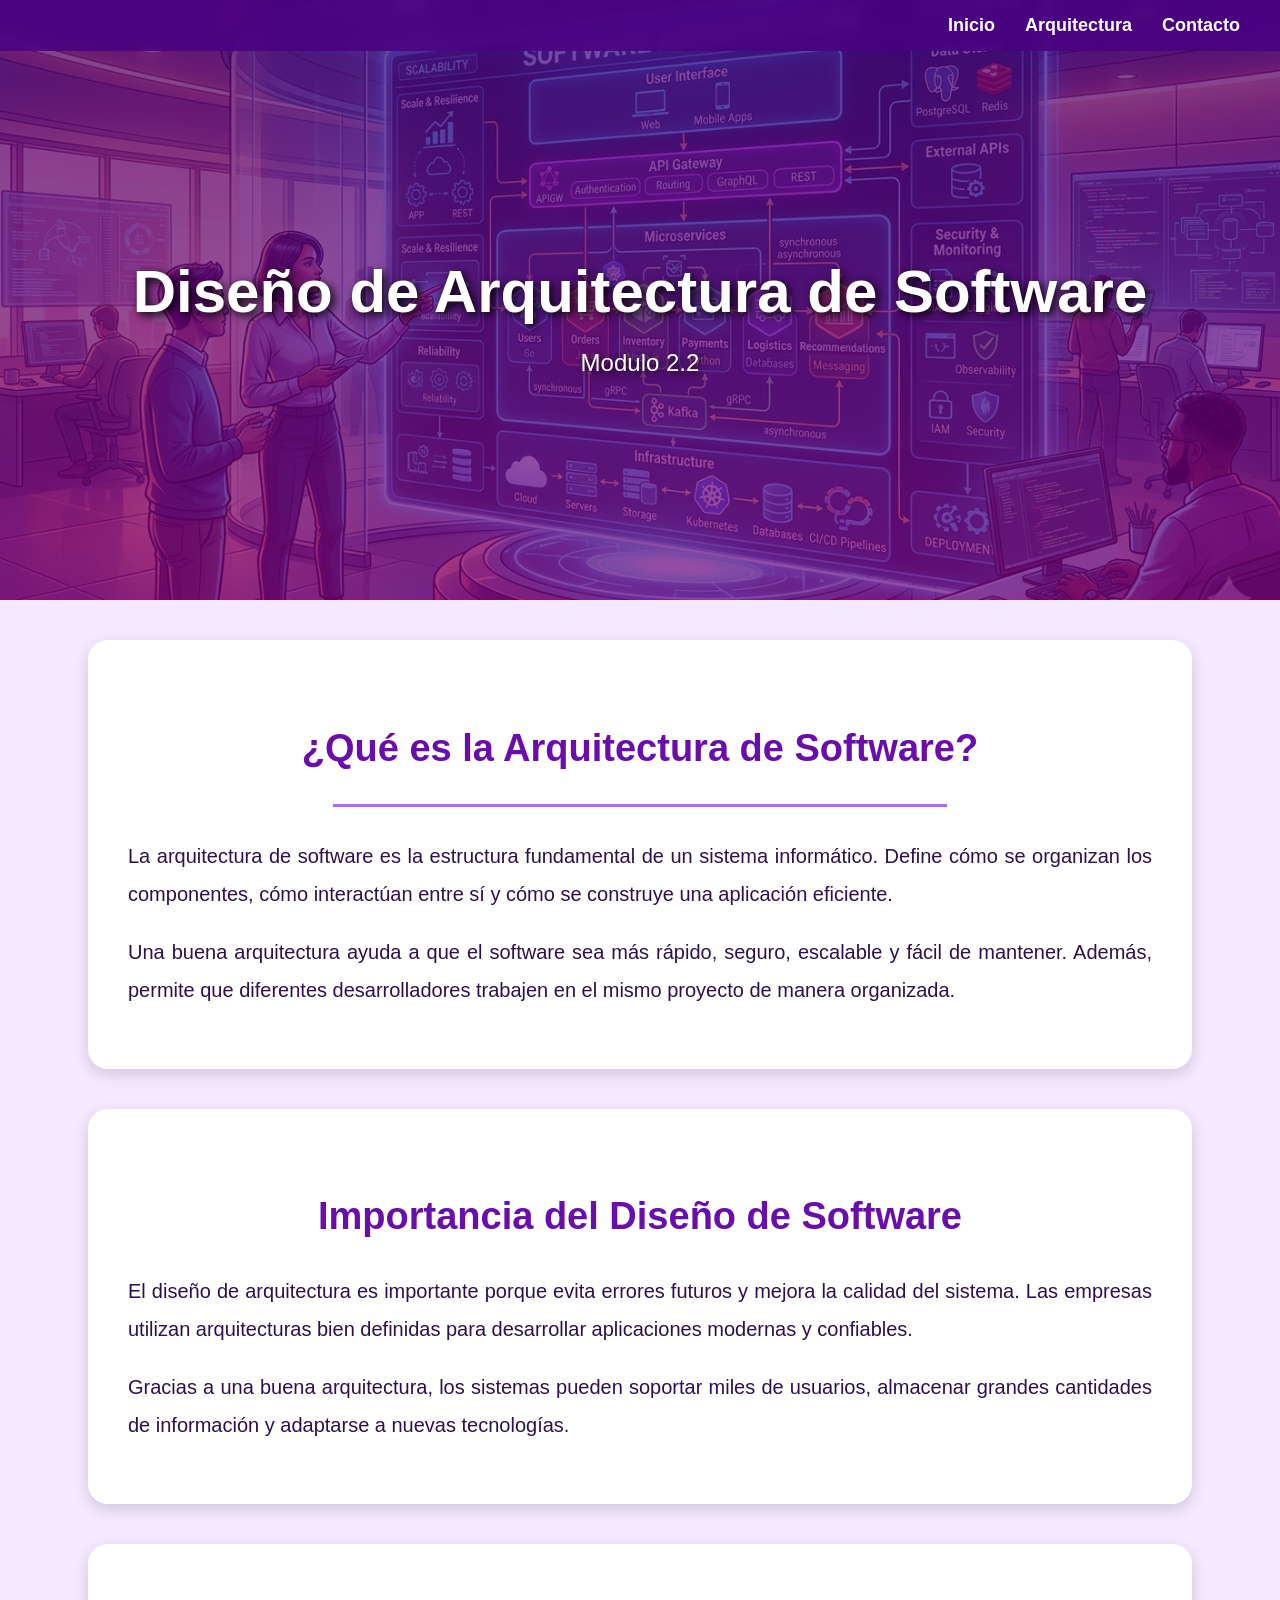
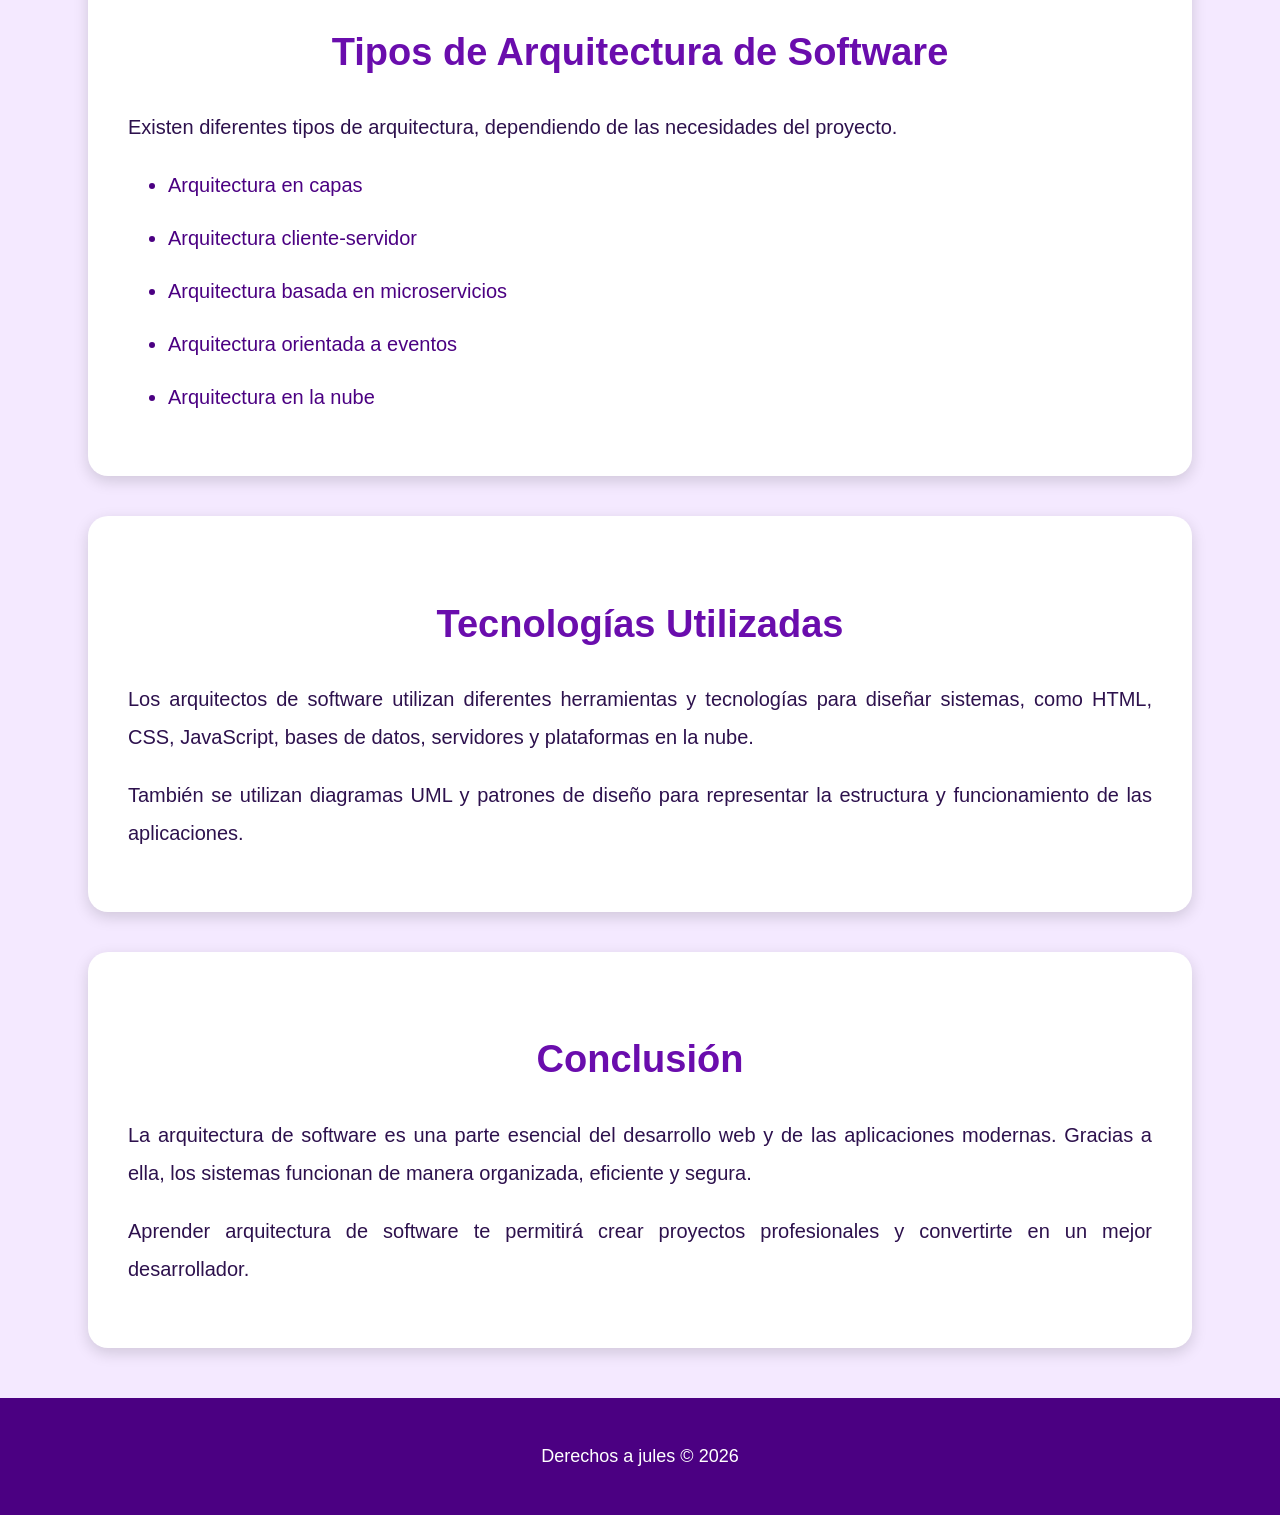
<file: index.html>
<!DOCTYPE html>
<html lang="es">

<head>

    <!-- CONFIGURACIÓN GENERAL DE LA PÁGINA -->
    <meta charset="UTF-8">
    <meta name="viewport" content="width=device-width, initial-scale=1.0">

    <!-- TÍTULO DE LA PÁGINA -->
    <title>Diseño de Arquitectura de Software</title>

    <!-- ENLACE AL ARCHIVO CSS -->
    <link rel="stylesheet" href="styles.css">

</head>

<body>

    <!-- ========================================= -->
    <!-- ENCABEZADO PRINCIPAL -->
    <!-- ========================================= -->
    <header id="mi-encabezado">

        <!-- MENÚ DE NAVEGACIÓN -->
        <nav>
            <ul>
                <li><a href="index.html">Inicio</a></li>
                <li><a href="about.html">Arquitectura</a></li>
                <li><a href="contact.html">Contacto</a></li>
            </ul>
        </nav>

        <!-- TEXTO DEL ENCABEZADO -->
        <div class="texto-encabezado">

            <h1>Diseño de Arquitectura de Software</h1>

            <p>
                Modulo 2.2
            </p>

        </div>

    </header>

    <!-- ========================================= -->
    <!-- CONTENIDO PRINCIPAL -->
    <!-- ========================================= -->
    <main>

        <!-- SECCIÓN DE INTRODUCCIÓN -->
        <section class="contenido">

            <h2>¿Qué es la Arquitectura de Software?</h2>

            <hr>

            <p>
                La arquitectura de software es la estructura fundamental
                de un sistema informático. Define cómo se organizan
                los componentes, cómo interactúan entre sí
                y cómo se construye una aplicación eficiente.
            </p>

            <p>
                Una buena arquitectura ayuda a que el software
                sea más rápido, seguro, escalable y fácil de mantener.
                Además, permite que diferentes desarrolladores
                trabajen en el mismo proyecto de manera organizada.
            </p>

        </section>

        <!-- SECCIÓN DE IMPORTANCIA -->
        <section class="contenido">

            <h2>Importancia del Diseño de Software</h2>

            <p>
                El diseño de arquitectura es importante porque
                evita errores futuros y mejora la calidad del sistema.
                Las empresas utilizan arquitecturas bien definidas
                para desarrollar aplicaciones modernas y confiables.
            </p>

            <p>
                Gracias a una buena arquitectura,
                los sistemas pueden soportar miles de usuarios,
                almacenar grandes cantidades de información
                y adaptarse a nuevas tecnologías.
            </p>

        </section>

        <!-- SECCIÓN DE TIPOS DE ARQUITECTURA -->
        <section class="contenido">

            <h2>Tipos de Arquitectura de Software</h2>

            <p>
                Existen diferentes tipos de arquitectura,
                dependiendo de las necesidades del proyecto.
            </p>

            <!-- LISTA DE TIPOS -->
            <ul>
                <li>Arquitectura en capas</li>
                <li>Arquitectura cliente-servidor</li>
                <li>Arquitectura basada en microservicios</li>
                <li>Arquitectura orientada a eventos</li>
                <li>Arquitectura en la nube</li>
            </ul>

        </section>

        <!-- SECCIÓN DE TECNOLOGÍAS -->
        <section class="contenido">

            <h2>Tecnologías Utilizadas</h2>

            <p>
                Los arquitectos de software utilizan diferentes
                herramientas y tecnologías para diseñar sistemas,
                como HTML, CSS, JavaScript, bases de datos,
                servidores y plataformas en la nube.
            </p>

            <p>
                También se utilizan diagramas UML y patrones
                de diseño para representar la estructura
                y funcionamiento de las aplicaciones.
            </p>

        </section>

        <!-- SECCIÓN FINAL -->
        <section class="contenido">

            <h2>Conclusión</h2>

            <p>
                La arquitectura de software es una parte esencial
                del desarrollo web y de las aplicaciones modernas.
                Gracias a ella, los sistemas funcionan de manera
                organizada, eficiente y segura.
            </p>

            <p>
                Aprender arquitectura de software te permitirá
                crear proyectos profesionales y convertirte
                en un mejor desarrollador.
            </p>

        </section>

    </main>

    <!-- ========================================= -->
    <!-- PIE DE PÁGINA -->
    <!-- ========================================= -->
    <footer class="footer">

        <p>
             Derechos a jules © 2026
        </p>

    </footer>

    <!-- ========================================= -->
    <!-- ARCHIVO JAVASCRIPT -->
    <!-- ========================================= -->
    <script src="script.js"></script>

</body>
</html>
</file>
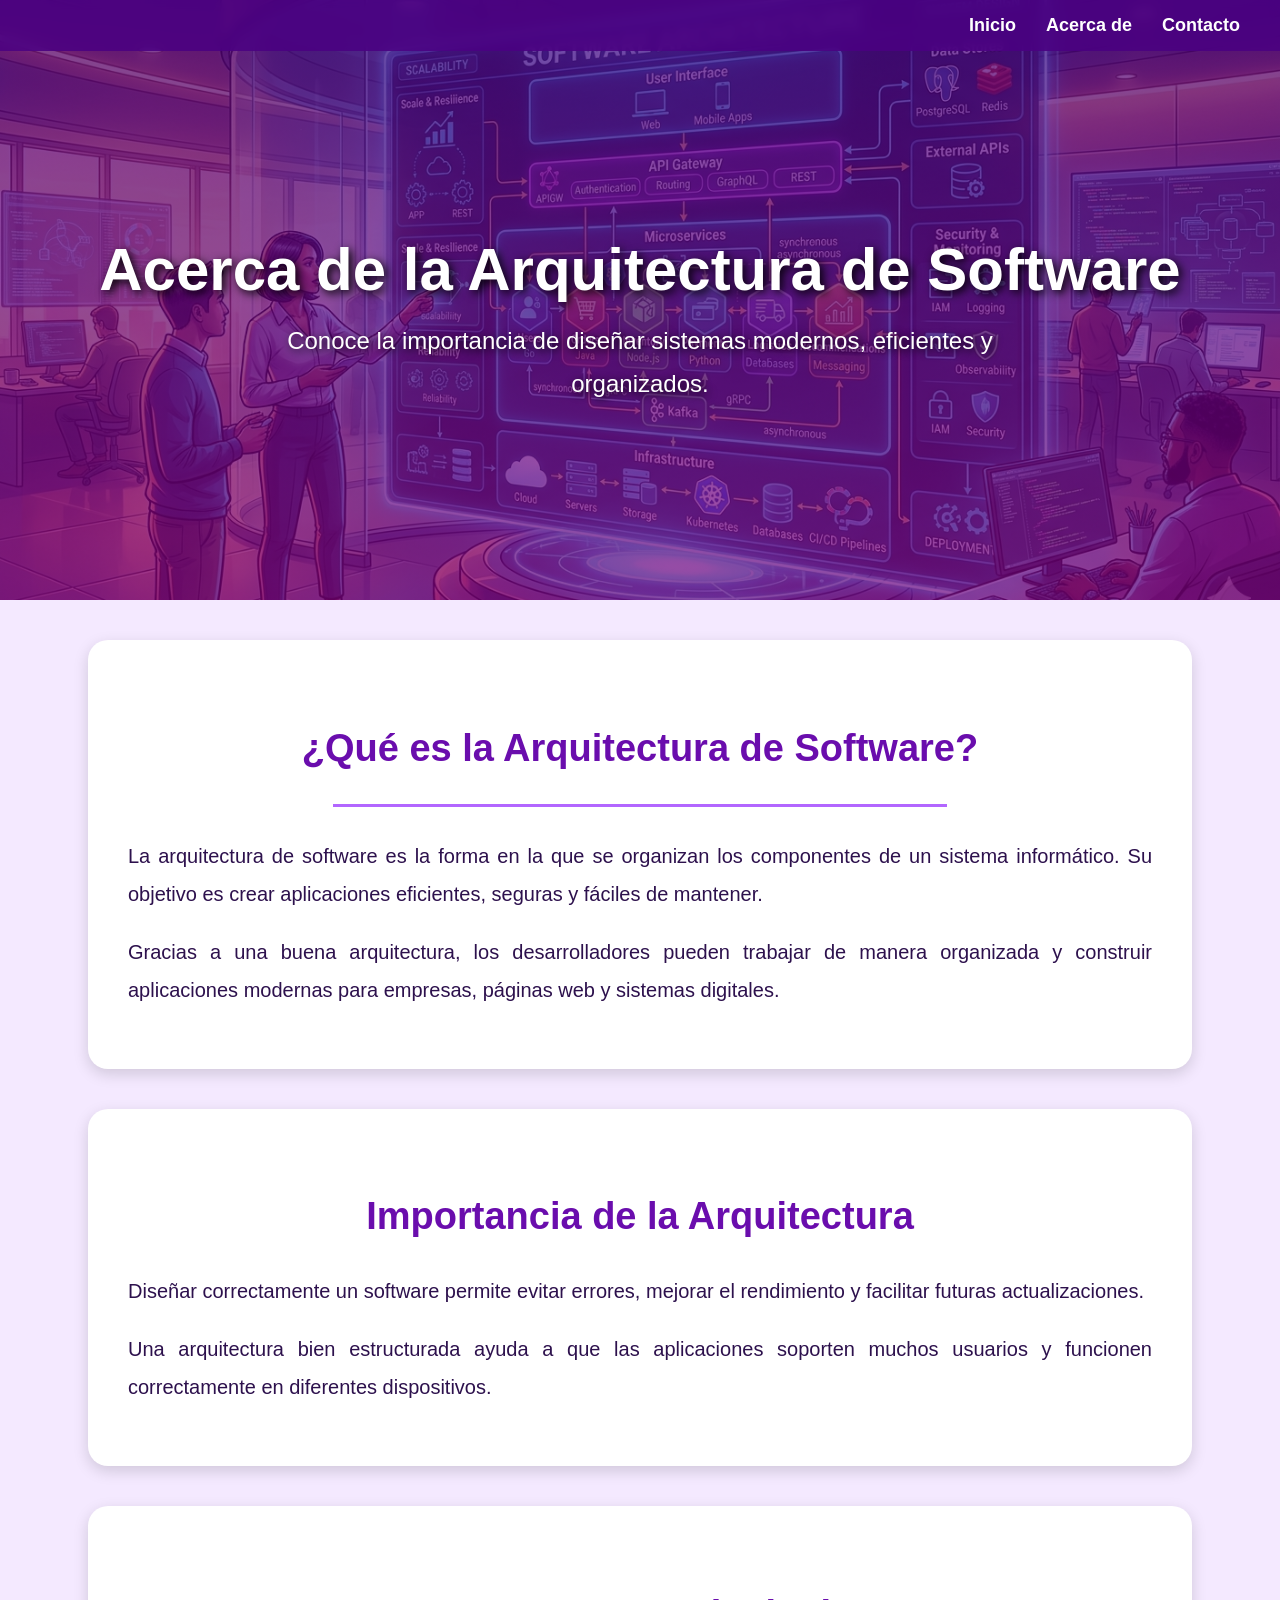
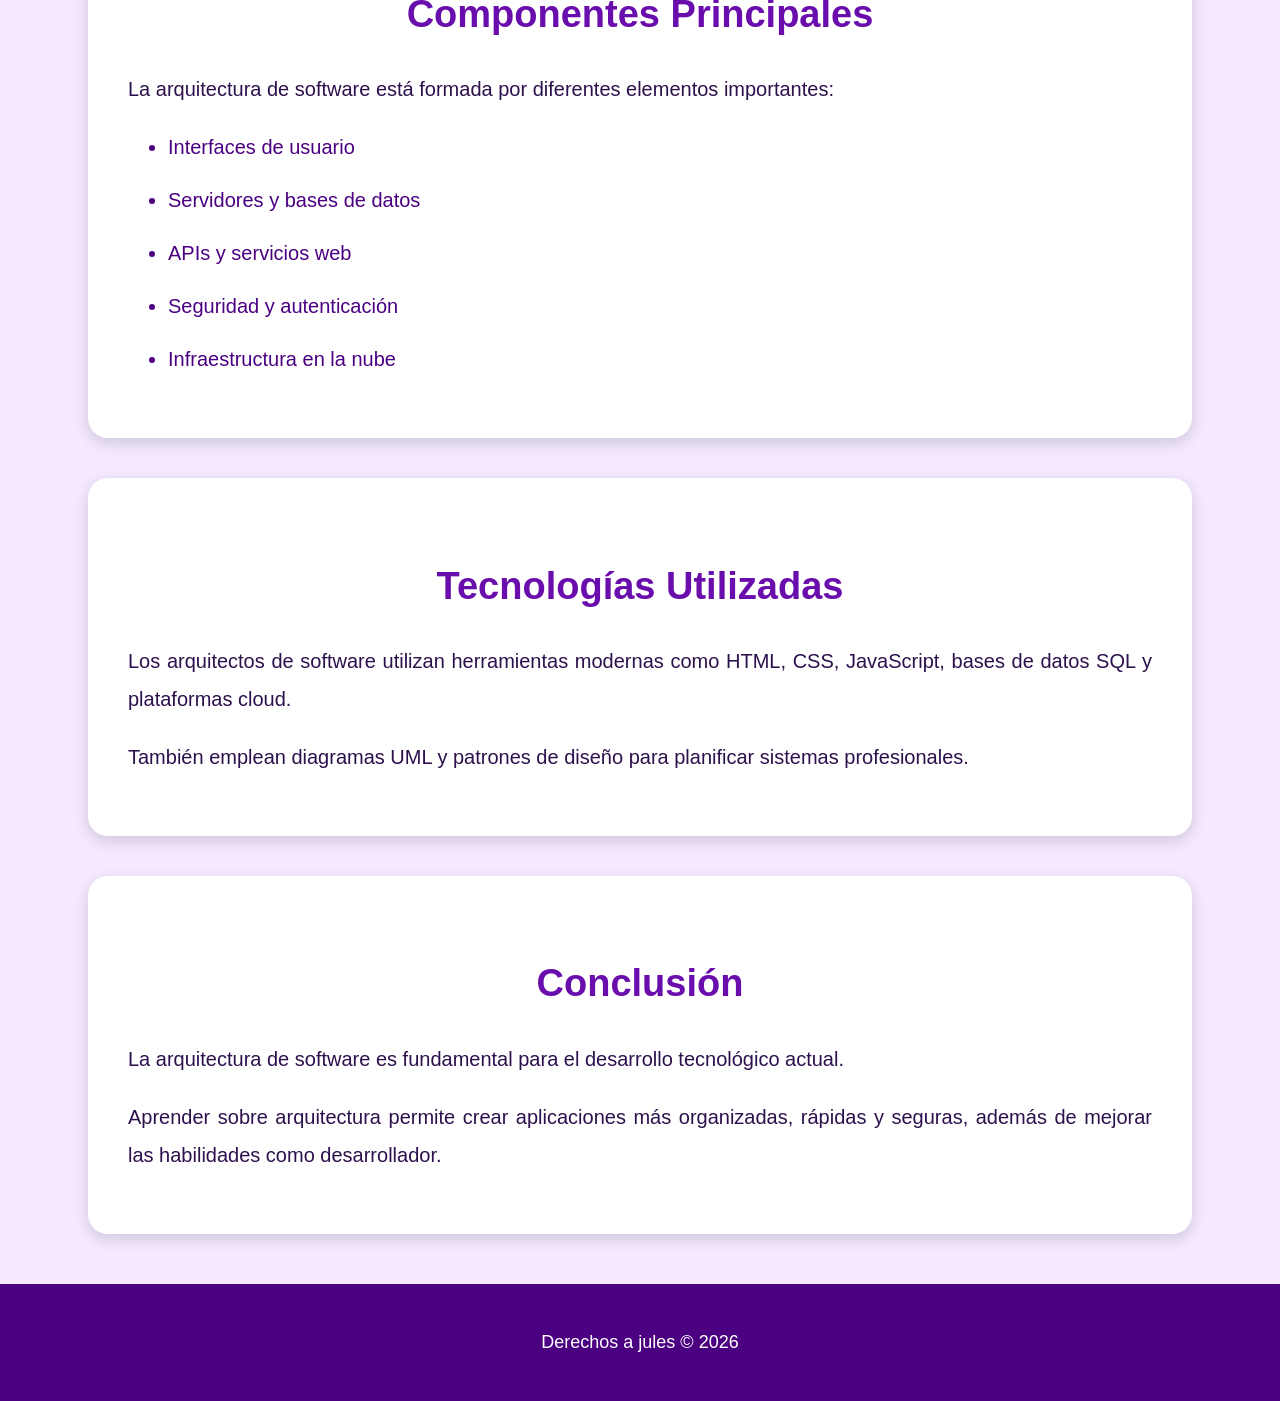
<file: about.html>
<!DOCTYPE html>
<html lang="es">

<head>

    <!-- ========================================= -->
    <!-- CONFIGURACIÓN GENERAL DE LA PÁGINA -->
    <!-- ========================================= -->
    <meta charset="UTF-8">

    <!-- ADAPTAR LA PÁGINA A CELULARES -->
    <meta name="viewport" content="width=device-width, initial-scale=1.0">

    <!-- TÍTULO DE LA PÁGINA -->
    <title>Acerca de | Arquitectura de Software</title>

    <!-- ENLACE AL ARCHIVO CSS -->
    <link rel="stylesheet" href="styles.css">

</head>

<body>

    <!-- ========================================= -->
    <!-- ENCABEZADO PRINCIPAL -->
    <!-- ========================================= -->
    <header id="mi-encabezado">

        <!-- MENÚ DE NAVEGACIÓN -->
        <nav>

            <ul>

                <li><a href="index.html">Inicio</a></li>
                <li><a href="about.html">Acerca de</a></li>
                <li><a href="contact.html">Contacto</a></li>

            </ul>

        </nav>

        <!-- TEXTO DEL ENCABEZADO -->
        <div class="texto-encabezado">

            <h1>Acerca de la Arquitectura de Software</h1>

            <p>
                Conoce la importancia de diseñar sistemas modernos,
                eficientes y organizados.
            </p>

        </div>

    </header>

    <!-- ========================================= -->
    <!-- CONTENIDO PRINCIPAL -->
    <!-- ========================================= -->
    <main>

        <!-- SECCIÓN INTRODUCTORIA -->
        <section class="contenido">

            <h2>¿Qué es la Arquitectura de Software?</h2>

            <hr>

            <p>
                La arquitectura de software es la forma en la que
                se organizan los componentes de un sistema informático.
                Su objetivo es crear aplicaciones eficientes,
                seguras y fáciles de mantener.
            </p>

            <p>
                Gracias a una buena arquitectura,
                los desarrolladores pueden trabajar de manera organizada
                y construir aplicaciones modernas para empresas,
                páginas web y sistemas digitales.
            </p>

        </section>

        <!-- SECCIÓN SOBRE SU IMPORTANCIA -->
        <section class="contenido">

            <h2>Importancia de la Arquitectura</h2>

            <p>
                Diseñar correctamente un software permite evitar errores,
                mejorar el rendimiento y facilitar futuras actualizaciones.
            </p>

            <p>
                Una arquitectura bien estructurada ayuda a que
                las aplicaciones soporten muchos usuarios
                y funcionen correctamente en diferentes dispositivos.
            </p>

        </section>

        <!-- SECCIÓN DE COMPONENTES -->
        <section class="contenido">

            <h2>Componentes Principales</h2>

            <p>
                La arquitectura de software está formada
                por diferentes elementos importantes:
            </p>

            <!-- LISTA DE COMPONENTES -->
            <ul>

                <li>Interfaces de usuario</li>

                <li>Servidores y bases de datos</li>

                <li>APIs y servicios web</li>

                <li>Seguridad y autenticación</li>

                <li>Infraestructura en la nube</li>

            </ul>

        </section>

        <!-- SECCIÓN DE TECNOLOGÍAS -->
        <section class="contenido">

            <h2>Tecnologías Utilizadas</h2>

            <p>
                Los arquitectos de software utilizan herramientas
                modernas como HTML, CSS, JavaScript,
                bases de datos SQL y plataformas cloud.
            </p>

            <p>
                También emplean diagramas UML y patrones de diseño
                para planificar sistemas profesionales.
            </p>

        </section>

        <!-- SECCIÓN FINAL -->
        <section class="contenido">

            <h2>Conclusión</h2>

            <p>
                La arquitectura de software es fundamental
                para el desarrollo tecnológico actual.
            </p>

            <p>
                Aprender sobre arquitectura permite crear aplicaciones
                más organizadas, rápidas y seguras,
                además de mejorar las habilidades como desarrollador.
            </p>

        </section>

    </main>

    <!-- ========================================= -->
    <!-- PIE DE PÁGINA -->
    <!-- ========================================= -->
    <footer class="footer">

        <p>
            Derechos a jules © 2026
        </p>

    </footer>

    <!-- ========================================= -->
    <!-- ARCHIVO JAVASCRIPT -->
    <!-- ========================================= -->
    <script src="script.js"></script>

</body>
</html>
</file>
<file: styles.css>
/* =========================================
   CONFIGURACIÓN GENERAL
========================================= */

body{
    margin: 0;
    padding: 0;
    font-family: Arial, Helvetica, sans-serif;
    background-color: #f4e9ff;
    color: #2d114d;
}

/* Suaviza el desplazamiento */
html{
    scroll-behavior: smooth;
}

/* =========================================
   ENCABEZADO PRINCIPAL
========================================= */

#mi-encabezado{

    /* Imagen con efecto oscuro */
    background-image:
    linear-gradient(
        rgba(75, 0, 130, 0.7),
        rgba(128, 0, 128, 0.7)
    ),
    url('img/Gemini_Generated_Image_ehv54oehv54oehv5 (1).png');

    background-size: cover;
    background-position: center;

    /* Tamaño del encabezado */
    height: 35rem;

    /* Organización del contenido */
    display: flex;
    flex-direction: column;
    justify-content: center;
    align-items: center;

    /* Centra todo el texto */
    text-align: center;

    color: white;

    padding: 20px;
}

/* CONTENEDOR DEL TEXTO */
.texto-encabezado{

    display: flex;
    flex-direction: column;
    align-items: center;
    justify-content: center;
}

/* TÍTULO */
.texto-encabezado h1{

    font-size: 60px;
    margin-bottom: 10px;
}

/* SUBTÍTULO */
.texto-encabezado p{

    font-size: 28px;

    text-align: center;

    margin: 0 auto;

    width: 100%;
}
/* =========================================
   TEXTO DEL ENCABEZADO
========================================= */

/* Título principal */
#mi-encabezado h1{

    font-size: 60px;
    margin-bottom: 15px;

    text-shadow: 3px 3px 10px black;
}

/* Descripción */
#mi-encabezado p{

    font-size: 24px;
    width: 70%;

    line-height: 1.8;

    text-shadow: 2px 2px 8px black;
}

/* =========================================
   MENÚ DE NAVEGACIÓN
========================================= */

nav{

    background-color: rgba(75, 0, 130, 0.85);

    padding: 15px;

    position: fixed;

    top: 0;
    width: 100%;

    z-index: 1000;

    backdrop-filter: blur(5px);
}

/* Lista */
nav ul{

    list-style: none;

    display: flex;

    justify-content: flex-end;

    gap: 30px;

    margin: 0;
    padding-right: 40px;
}

/* Elementos */
nav li{
    display: inline;
}

/* Enlaces */
nav a{

    text-decoration: none;

    color: white;

    font-size: 18px;
    font-weight: bold;

    transition: 0.3s;
}

/* Hover */
nav a:hover{

    color: #ffccff;

    border-bottom: 2px solid white;
}

/* =========================================
   CONTENIDO PRINCIPAL
========================================= */

.contenido{

    background-color: white;

    margin: 40px auto;

    width: 80%;

    padding: 40px;

    border-radius: 20px;

    box-shadow: 0px 5px 15px rgba(0,0,0,0.15);

    line-height: 1.9;

    text-align: justify;

    font-size: 20px;
}

/* =========================================
   TÍTULOS
========================================= */

.contenido h2{

    color: #6a0dad;

    font-size: 38px;

    text-align: center;

    margin-bottom: 20px;
}

/* Línea decorativa */
hr{

    border: none;

    height: 3px;

    background-color: #b266ff;

    width: 60%;

    margin-bottom: 30px;
}

/* =========================================
   LISTAS
========================================= */

.contenido ul{

    margin-top: 20px;

    padding-left: 40px;
}

.contenido li{

    margin-bottom: 15px;

    color: #4b0082;
}

/* =========================================
   IMAGEN DE CONTACTO
========================================= */

.imagen-contacto{

    width: 100%;

    max-width: 500px;

    display: block;

    margin: 20px auto;

    border-radius: 20px;

    box-shadow: 0px 5px 15px rgba(0,0,0,0.2);
}

/* =========================================
   FORMULARIO
========================================= */

form{

    display: flex;

    flex-direction: column;

    gap: 15px;
}

/* Campos */
input,
textarea{

    padding: 15px;

    border-radius: 10px;

    border: 2px solid #c084fc;

    font-size: 16px;
}

/* Efecto al seleccionar */
input:focus,
textarea:focus{

    outline: none;

    border-color: #6a0dad;

    box-shadow: 0px 0px 10px rgba(106, 13, 173, 0.4);
}

/* Botón */
button{

    background-color: #6a0dad;

    color: white;

    border: none;

    padding: 15px;

    border-radius: 10px;

    font-size: 18px;

    font-weight: bold;

    cursor: pointer;

    transition: 0.3s;
}

/* Hover del botón */
button:hover{

    background-color: #8a2be2;

    transform: scale(1.03);
}

/* =========================================
   PIE DE PÁGINA
========================================= */

.footer{

    background-color: #4b0082;

    color: white;

    text-align: center;

    padding: 30px;

    margin-top: 50px;

    font-size: 18px;
}

/* =========================================
   RESPONSIVE PARA CELULARES
========================================= */

@media(max-width: 768px){

    #mi-encabezado h1{
        font-size: 40px;
    }

    #mi-encabezado p{
        width: 90%;
        font-size: 18px;
    }

    nav ul{
        justify-content: center;
        padding-right: 0;
    }

    .contenido{
        width: 90%;
        padding: 25px;
        font-size: 18px;
    }

    .contenido h2{
        font-size: 30px;
    }
}
</file>
